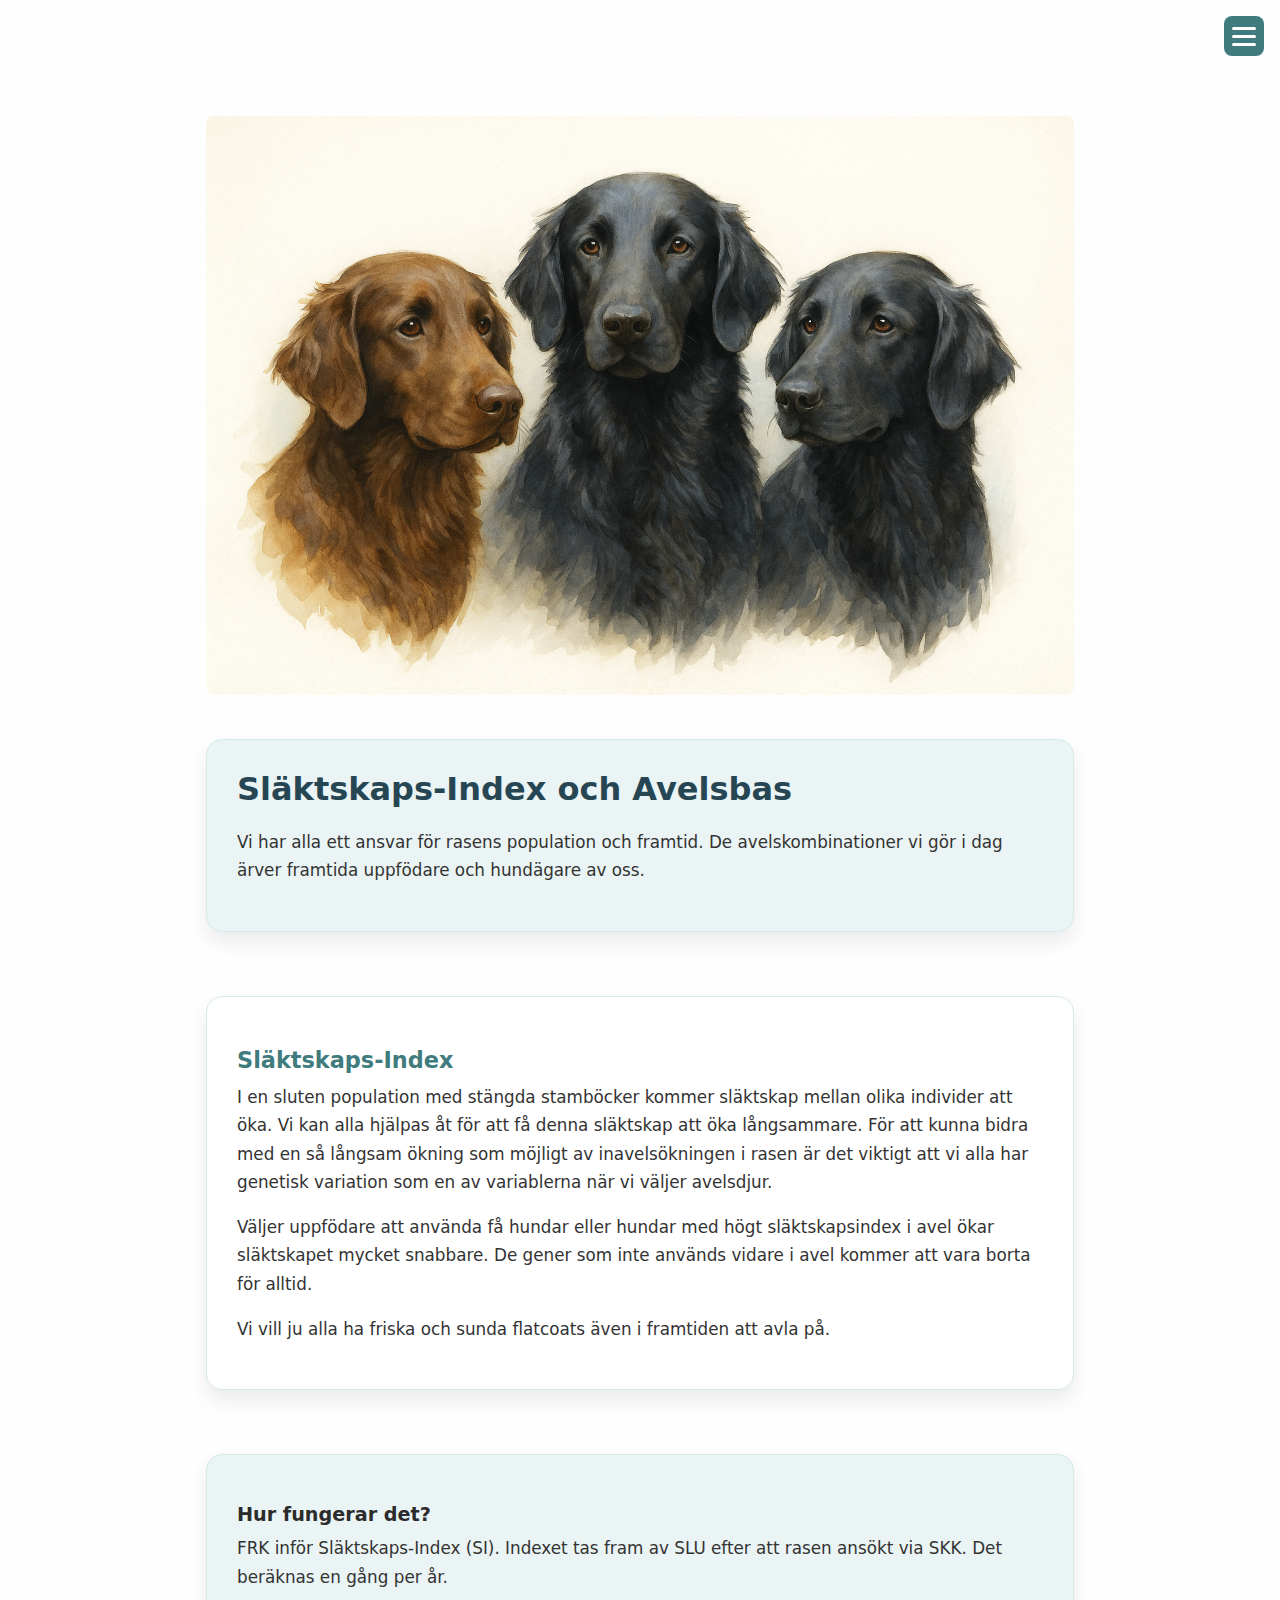
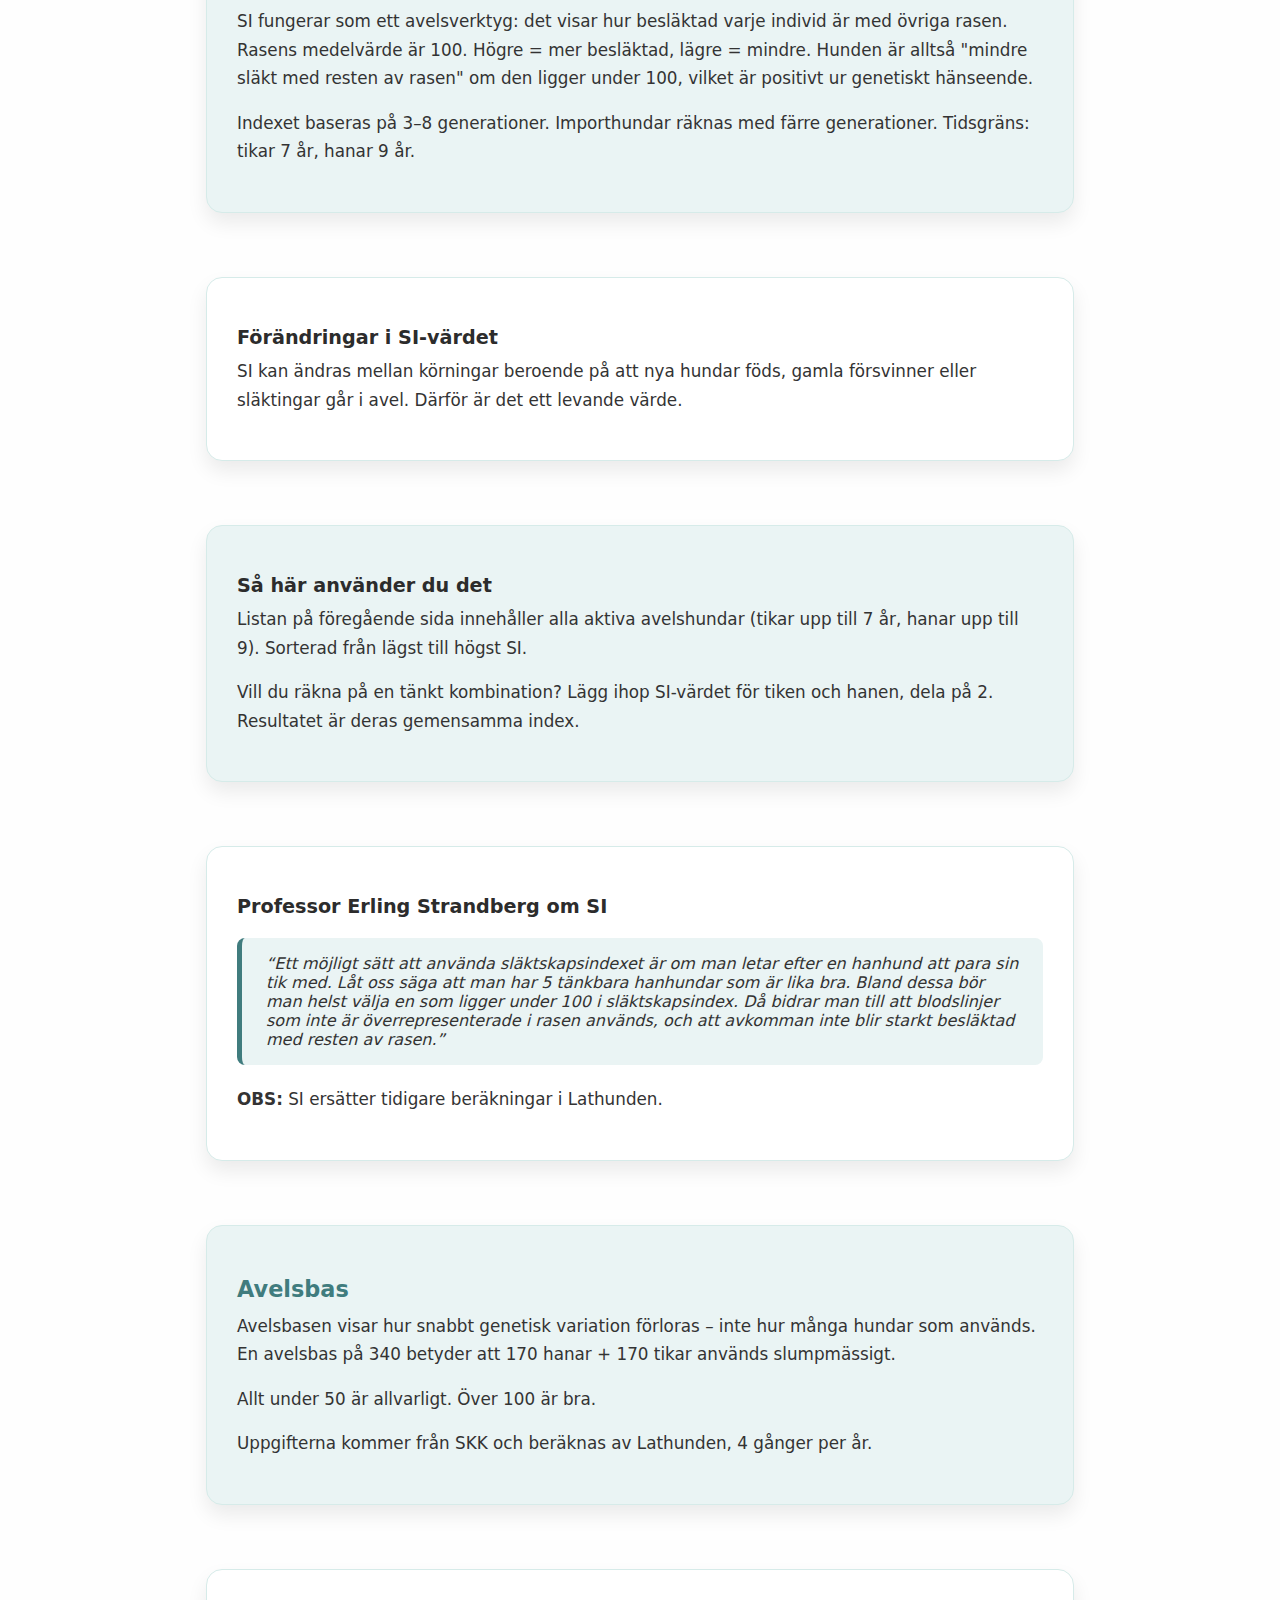
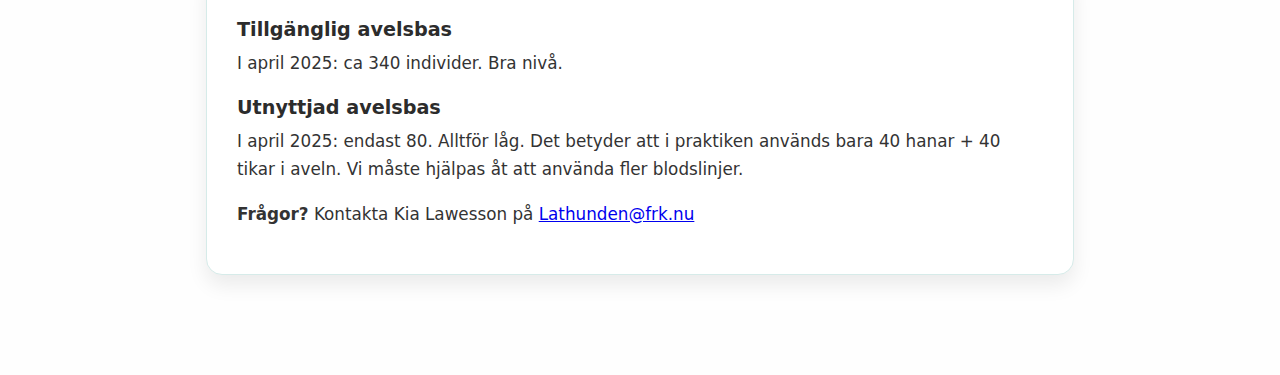
<file: info.html>
<!DOCTYPE html>
<html lang="sv">

<head>
    <meta charset="UTF-8" />
    <meta name="viewport" content="width=device-width, initial-scale=1.0" />
    <title>Släktskaps-Index & Avelsbas</title>
    <link rel="stylesheet" href="style.css" />
</head>

<body>
    <input type="checkbox" id="menu-toggle">
    <label for="menu-toggle" class="menu-button">
        <span></span>
        <span></span>
        <span></span>
    </label>

    <div class="menu-box">
        <a href="index.html">Hem</a>
        <a href="info.html">Info</a>
        <a href="testMating.html">Provparning</a>
    </div>

    <main class="info-wrapper">
        <img src="./flattar.png" alt="3 flatcoated retriever dogs" class="info-hero">
        <!-- Kort 1 -->
        <section class="info-card">
            <h1>Släktskaps-Index och Avelsbas</h1>

            <p>Vi har alla ett ansvar för rasens population och framtid. De avelskombinationer vi gör i dag ärver
                framtida uppfödare och hundägare av oss.</p>
        </section>

        <!-- Kort 2 -->
        <section class="info-card">
            <h2>Släktskaps-Index</h2>
            <p>I en sluten population med stängda stamböcker kommer släktskap mellan olika individer att öka. Vi kan
                alla hjälpas åt för att få denna släktskap att öka långsammare. För att kunna bidra med en så långsam
                ökning som möjligt av inavelsökningen i rasen är det viktigt att vi alla har genetisk variation som en
                av variablerna när vi väljer avelsdjur.</p>
            <p>Väljer uppfödare att använda få hundar eller hundar med högt släktskapsindex i avel ökar släktskapet
                mycket snabbare. De gener som inte används vidare i avel kommer att vara borta för alltid.</p>
            <p>Vi vill ju alla ha friska och sunda flatcoats även i framtiden att avla på.</p>
        </section>

        <!-- Kort 3 -->
        <section class="info-card">
            <h3>Hur fungerar det?</h3>
            <p>FRK inför Släktskaps-Index (SI). Indexet tas fram av SLU efter att rasen ansökt via SKK. Det beräknas en
                gång per år.</p>
            <p>SI fungerar som ett avelsverktyg: det visar hur besläktad varje individ är med övriga rasen. Rasens
                medelvärde är 100. Högre = mer besläktad, lägre = mindre. Hunden är alltså "mindre släkt med resten av
                rasen" om den ligger under 100, vilket är positivt ur genetiskt hänseende.</p>
            <p>Indexet baseras på 3–8 generationer. Importhundar räknas med färre generationer. Tidsgräns: tikar 7 år,
                hanar 9 år.</p>
        </section>

        <!-- Kort 4 -->
        <section class="info-card">
            <h3>Förändringar i SI-värdet</h3>
            <p>SI kan ändras mellan körningar beroende på att nya hundar föds, gamla försvinner eller släktingar går i
                avel. Därför är det ett levande värde.</p>
        </section>

        <!-- Kort 5 -->
        <section class="info-card">
            <h3>Så här använder du det</h3>
            <p>Listan på föregående sida innehåller alla aktiva avelshundar (tikar upp till 7 år, hanar upp till 9).
                Sorterad från
                lägst till högst SI.</p>
            <p>Vill du räkna på en tänkt kombination? Lägg ihop SI-värdet för tiken och hanen, dela på 2. Resultatet är
                deras gemensamma index.</p>
        </section>

        <!-- Kort 6 -->
        <section class="info-card">
            <h3>Professor Erling Strandberg om SI</h3>
            <blockquote>
                “Ett möjligt sätt att använda släktskapsindexet är om man letar efter en hanhund att para sin tik med.
                Låt oss säga att man har 5 tänkbara hanhundar som är lika bra. Bland dessa bör man helst välja en som
                ligger under 100 i släktskapsindex. Då bidrar man till att blodslinjer som inte är överrepresenterade i
                rasen används, och att avkomman inte blir starkt besläktad med resten av rasen.”
            </blockquote>
            <p><strong>OBS:</strong> SI ersätter tidigare beräkningar i Lathunden.</p>
        </section>

        <!-- Kort 7 -->
        <section class="info-card">
            <h2>Avelsbas</h2>
            <p>Avelsbasen visar hur snabbt genetisk variation förloras – inte hur många hundar som används. En avelsbas
                på 340 betyder att 170 hanar + 170 tikar används slumpmässigt.</p>
            <p>Allt under 50 är allvarligt. Över 100 är bra.</p>
            <p>Uppgifterna kommer från SKK och beräknas av Lathunden, 4 gånger per år.</p>
        </section>

        <!-- Kort 8 -->
        <section class="info-card">
            <h3>Tillgänglig avelsbas</h3>
            <p>I april 2025: ca 340 individer. Bra nivå.</p>

            <h3>Utnyttjad avelsbas</h3>
            <p>I april 2025: endast 80. Alltför låg. Det betyder att i praktiken används bara 40 hanar + 40 tikar i
                aveln. Vi måste hjälpas åt att använda fler blodslinjer.</p>

            <p><strong>Frågor?</strong> Kontakta Kia Lawesson på <a href="mailto:Lathunden@frk.nu">Lathunden@frk.nu</a>
            </p>
        </section>

    </main>
</body>

</html>
</file>
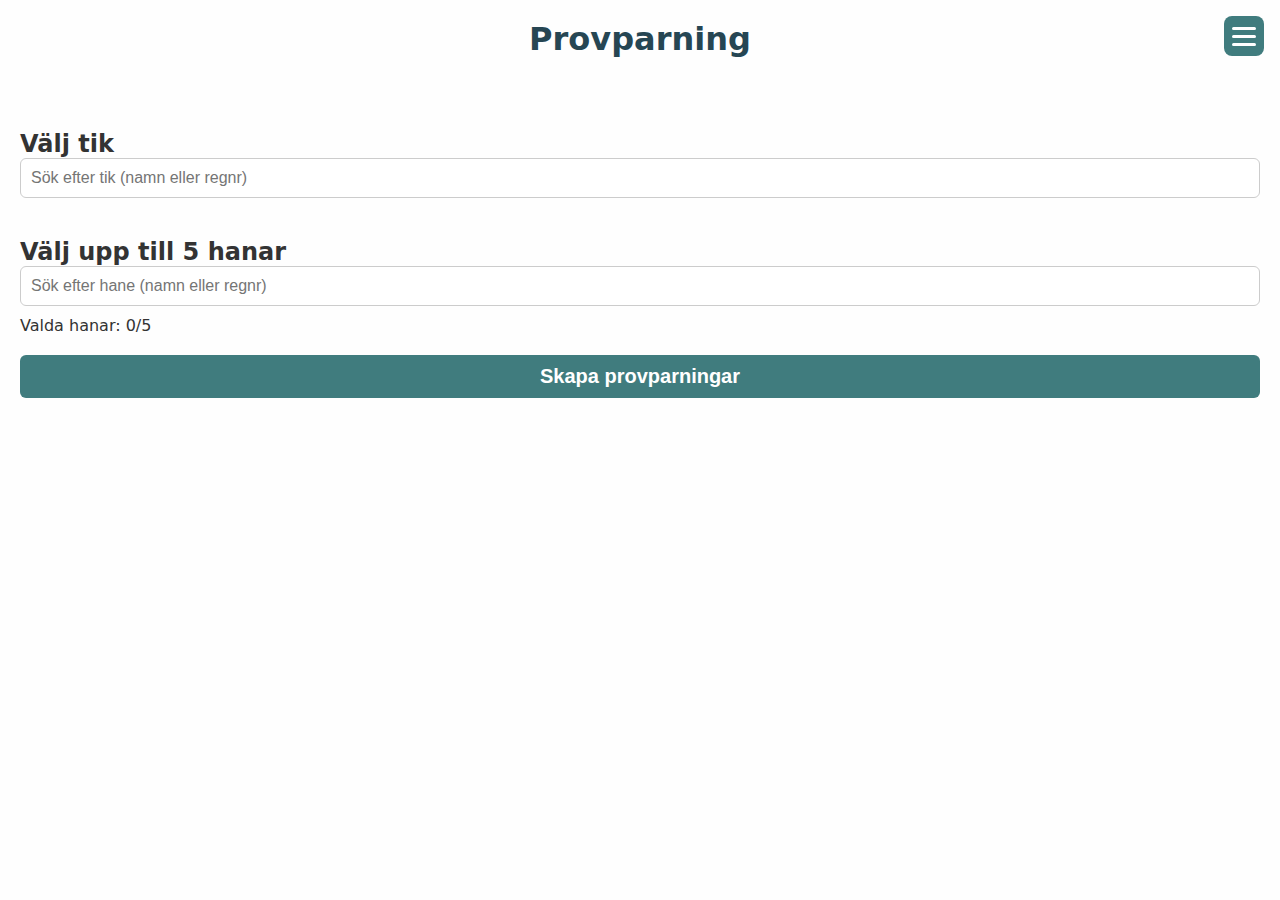
<file: testMating.html>
<!DOCTYPE html>
<html lang="sv">

<head>
    <meta charset="UTF-8" />
    <meta name="viewport" content="width=device-width, initial-scale=1.0" />
    <title>Provparning – Flatcoated Retriever</title>
    <link rel="stylesheet" href="style.css" />

</head>

<body>
    <input type="checkbox" id="menu-toggle">
    <label for="menu-toggle" class="menu-button">
        <span></span>
        <span></span>
        <span></span>
    </label>

    <div class="menu-box">
        <a href="index.html">Hem</a>
        <a href="info.html">Info</a>
        <a href="testMating.html">Provparning</a>
    </div>

    <h1 class="header">Provparning</h1>
    <!-- <a href="index.html" class="readMore_btn">⬅ Tillbaka till startsidan</a> -->

    <div class="input-section top">
        <h2>Välj tik</h2>
        <input type="text" id="searchFemale" placeholder="Sök efter tik (namn eller regnr)">
        <div id="femaleResult"></div>
    </div>

    <div>
        <h2>Välj upp till 5 hanar</h2>
        <input type="text" id="searchMale" placeholder="Sök efter hane (namn eller regnr)">
        <div id="selectedMaleList"></div>
        <div id="maleResults"></div>
        <p id="selectedMalesInfo">Valda hanar: 0/5</p>
    </div>

    <button class="readMore_btn" id="calculateBtn">Skapa provparningar</button>

    <section id="pairResults"></section>

    <script src="testMating.js"></script>
</body>

</html>
</file>
<file: style.css>
* {
    margin: 0;
    padding: 0;
    box-sizing: border-box;
}

body {
    display: flex;
    flex-direction: column;
    font-family: 'Segoe UI', system-ui, sans-serif;
    background-color: #fefefe;
    color: #333;
    padding: 20px;
    margin: 0;
}

input {
    width: 100%;
    padding: 10px;
    font-size: 16px;
    margin-bottom: 20px;
}

.info-hero {
    max-width: 100%;
    height: auto;
    display: block;
    margin: 0 auto 20px;
    margin-top: 2rem;
    border-radius: 8px;

}


#dogList {
    display: flex;
    flex-direction: column;
    gap: 10px;
}

.frkLogo {
    cursor: pointer;
    width: 200px;
    height: auto;
    margin: auto;
    margin-top: 2rem;
    margin-bottom: 0.5rem;
}


.header {
    color: #264653;
    text-align: center;
    margin-bottom: 2rem;

}

.dog-card {
    border: 1px solid #ccc;
    padding: 10px;
    border-radius: 6px;
}

h1 {
    margin-bottom: 20px;
}

.readMore_btn {
    font-weight: bold;
    margin-bottom: 5px;
    background-color: #407c7e;
    padding: 10px 20px;
    border-radius: 6px;
    border: none;
    cursor: pointer;
    font-size: 16px;
    transition: background-color 0.3s ease;
    text-decoration: none;
    color: white;
}


select,
input {
    padding: 10px;
    font-size: 16px;
    border-radius: 6px;
    border: 1px solid #ccc;
    margin-bottom: 20px;
    width: 100%;
    box-sizing: border-box;
    background-color: #fff;
    appearance: none;
}

select {
    background-image: url("data:image/svg+xml;charset=US-ASCII,%3Csvg xmlns='http://www.w3.org/2000/svg' width='10' height='5'%3E%3Cpath fill='gray' d='M0 0l5 5 5-5z'/%3E%3C/svg%3E");
    background-repeat: no-repeat;
    background-position: right 10px center;
    background-size: 10px;
    padding-right: 30px;
    cursor: pointer;
}

@media (min-width: 600px) {

    #searchInput,
    #genderFilter {
        display: inline-block;
        width: auto;
        margin-right: 10px;
    }
}


/* Info-html styling */

.info-header {
    background-color: #407c7e;
    padding: 16px 24px;
    display: flex;
    justify-content: flex-start;
    align-items: center;
    box-shadow: 0 2px 6px rgba(0, 0, 0, 0.1);
}


.info-link {
    display: inline-flex;
    align-items: center;
    background-color: #ffffff;
    color: #407c7e;
    padding: 10px 16px;
    border-radius: 30px;
    font-weight: 600;
    font-size: 2rem;
    text-decoration: none;
    border: 2px solid #407c7e;
    transition: all 0.2s ease-in-out;
    box-shadow: 0 2px 6px rgba(0, 0, 0, 0.05);
    cursor: pointer;
}

.info-link:hover {
    background-color: #407c7e;
    color: #fff;
}



/* ===== Main Wrapper ===== */
.info-wrapper {
    max-width: 900px;
    margin: 40px auto;
    padding: 0 16px;
    display: flex;
    flex-direction: column;
    gap: 24px;
    margin-top: 4rem;
}

/* ===== Card Style Sections ===== */
.info-card {
    background-color: white;
    border-radius: 16px;
    border: 1px solid #d6ebe9;
    box-shadow: 0 4px 12px rgba(0, 0, 0, 0.1);
    padding: 30px;
    box-shadow: 0 10px 20px rgba(0, 0, 0, 0.08);
    transition: box-shadow 0.3s ease;
}

.info-card:nth-child(even) {
    background-color: #eaf4f4;
}

.info-card:hover {
    box-shadow: 0 12px 24px rgba(0, 0, 0, 0.1);
}

/* ===== Headings ===== */
.info-card h1 {
    font-size: 2rem;
    margin-bottom: 20px;
    color: #264653;
}

.info-card h2 {
    font-size: 1.4rem;
    margin-top: 20px;
    margin-bottom: 10px;
    color: #407c7e;
}

.info-card h3 {
    font-size: 1.2rem;
    margin-top: 18px;
    margin-bottom: 8px;
    color: #2c2c2c;
}

/* ===== Text ===== */
.info-card p {
    font-size: 1.05rem;
    margin-bottom: 1rem;
    line-height: 1.7;
}

#maleResults .dog-card,
#selectedMaleList .dog-card {
    margin-bottom: 12px;
    padding: 12px;
    border: 1px solid #ccc;
    border-radius: 8px;
    background-color: #f3f3f3;
}




.dog-card {
    border: 1px solid #ccc;
    border-radius: 8px;
    padding: 12px;
    margin-bottom: 12px;
    background-color: #f3f3f3;
}


.readMore_btn {
    font-weight: bold;
    margin-top: 20px;
    margin-bottom: 20px;
    background-color: #407c7e;
    padding: 10px 20px;
    border-radius: 6px;
    border: none;
    cursor: pointer;
    font-size: 16px;
    transition: background-color 0.3s ease;
    text-decoration: none;
    color: white;
    display: inline-block;
}

.readMore_btn:hover {
    background-color: #365f60;
}

#pairResults {
    margin-top: 40px;
}

section {
    margin-bottom: 40px;
}

.input-section {
    margin-bottom: 30px;
}

.input-section,
.top {
    margin-top: 40px;
}

input {
    padding: 10px;
    width: 100%;
    font-size: 16px;
    margin-bottom: 10px;
    border-radius: 6px;
    border: 1px solid #ccc;
}


/* ===== Quote ===== */
blockquote {
    background: #eaf4f4;
    border-left: 5px solid #407c7e;
    padding: 16px 24px;
    border-radius: 8px;
    margin: 20px 0;
    font-style: italic;
}

/* ===== Responsive ===== */
@media (max-width: 768px) {
    .info-card {
        padding: 20px;
    }

    .info-wrapper {
        margin: 20px auto;
    }

    .info-card h1 {
        font-size: 1.6rem;
    }

    .info-card h2 {
        font-size: 1.3rem;
    }

    .info-card h3 {
        font-size: 1.1rem;
    }
}


.readMore_btn {
    font-size: 20px;
}

.readMore_btn:hover {
    background-color: #365f60;
}




/* ===== Minimal hamburgermeny ===== */
#menu-toggle {
    display: none;
}

/* Knappen */
.menu-button {
    position: fixed;
    top: 16px;
    right: 16px;
    width: 40px;
    height: 40px;
    display: flex;
    flex-direction: column;
    justify-content: center;
    align-items: center;
    gap: 5px;
    background-color: #407c7e;
    border-radius: 8px;
    cursor: pointer;
    z-index: 1001;
}

.menu-button span {
    width: 24px;
    height: 3px;
    background-color: white;
    border-radius: 2px;
    transition: transform 0.3s, opacity 0.3s;
}

/* Öppna/close-animering */
#menu-toggle:checked+.menu-button span:nth-child(1) {
    transform: translateY(8px) rotate(45deg);
}

#menu-toggle:checked+.menu-button span:nth-child(2) {
    opacity: 0;
}

#menu-toggle:checked+.menu-button span:nth-child(3) {
    transform: translateY(-8px) rotate(-45deg);
}

/* Själva menyn */
.menu-box {
    position: fixed;
    top: 65px;
    right: 16px;
    background-color: #ffffff;
    border-radius: 10px;
    box-shadow: 0 4px 12px rgba(0, 0, 0, 0.15);
    display: flex;
    flex-direction: column;
    overflow: hidden;
    max-height: 0;
    transition: max-height 0.3s ease;
    z-index: 1000;
}

/* Visa menyn */
#menu-toggle:checked~.menu-box {
    max-height: 200px;
}

.menu-box a {
    padding: 12px 16px;
    color: #407c7e;
    text-decoration: none;
    font-weight: 600;
    transition: background 0.2s;
}

.menu-box a:hover {
    background-color: #eaf4f4;
}

/* Mindre skärmar */
@media (max-width: 600px) {
    .menu-button {
        width: 36px;
        height: 36px;
    }

    .menu-box a {
        padding: 10px 14px;
    }
}

#scrollTopBtn {
    position: fixed;
    bottom: 20px;
    right: 20px;
    background-color: rgba(0, 0, 0, 0.6);
    color: white;
    border: none;
    border-radius: 50%;
    width: 40px;
    height: 40px;
    font-size: 20px;
    cursor: pointer;
    display: none;
    transition: opacity 0.3s, transform 0.2s;
    z-index: 999;
}

#scrollTopBtn:hover {
    background-color: rgba(0, 0, 0, 0.8);
    transform: scale(1.1);
}
</file>
